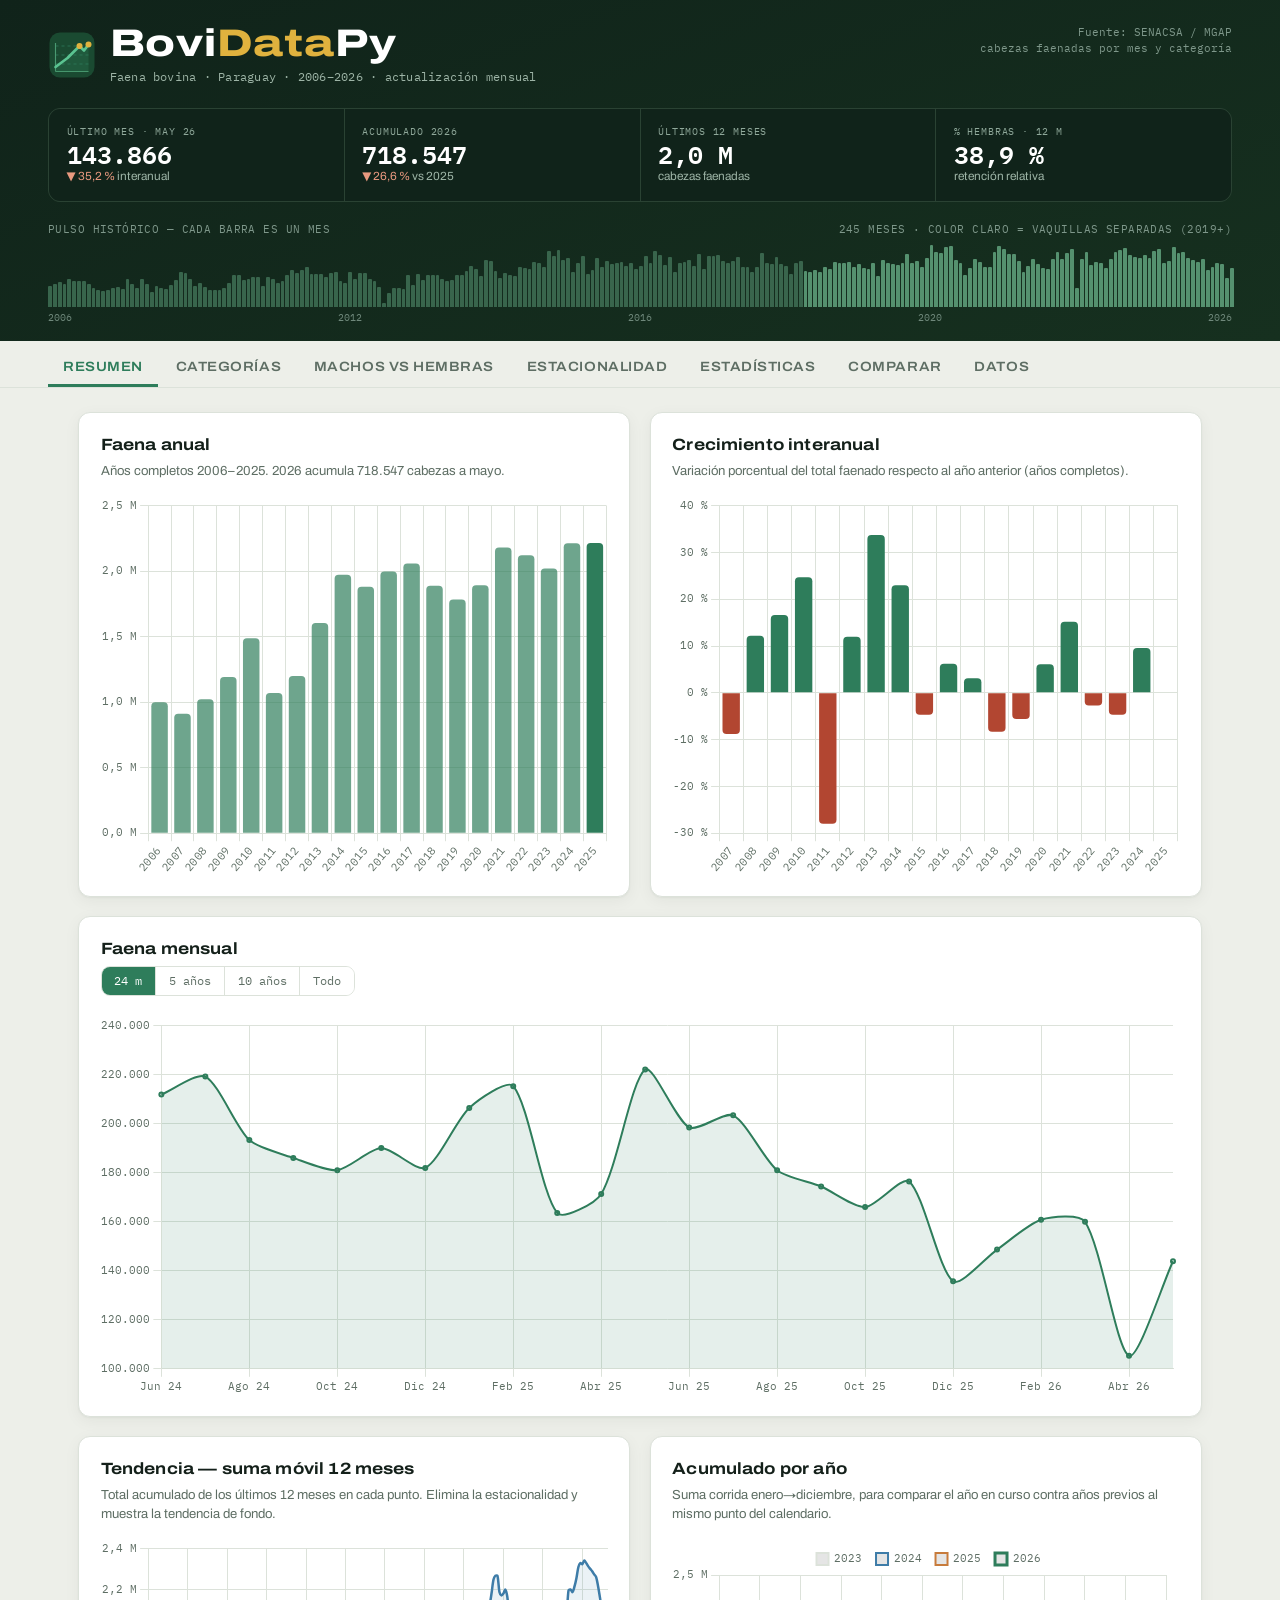
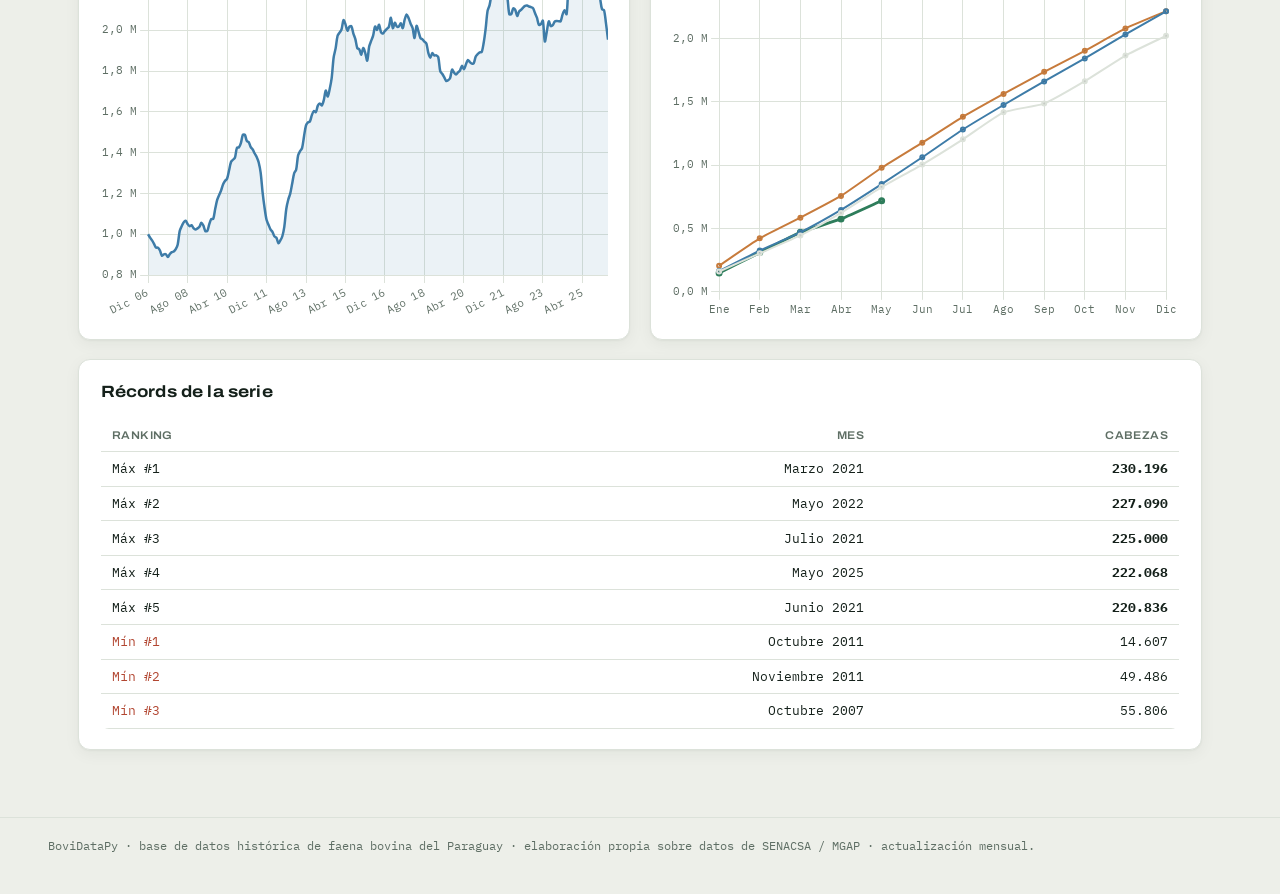
<file: bovidatapy (1)/index.html>
<!DOCTYPE html>
<html lang="es">
<head>
<meta charset="UTF-8">
<meta name="viewport" content="width=device-width, initial-scale=1.0">
<title>BoviDataPy — Faena bovina Paraguay 2006–2026</title>
<meta name="description" content="Base de datos histórica y dashboard analítico de la faena bovina en Paraguay: categorías, estacionalidad, machos vs. hembras y comparación de años. Datos SENACSA/MGAP.">
<link rel="preconnect" href="https://fonts.googleapis.com">
<link rel="preconnect" href="https://fonts.gstatic.com" crossorigin>
<link href="https://fonts.googleapis.com/css2?family=Archivo:wght@400;500;600;700;800&family=IBM+Plex+Mono:wght@400;500;600&display=swap" rel="stylesheet">
<link rel="stylesheet" href="styles.css">
<link rel="icon" href="data:image/svg+xml,<svg xmlns='http://www.w3.org/2000/svg' viewBox='0 0 32 32'><rect x='1' y='1' width='30' height='30' rx='7' fill='%231a4a31'/><line x1='5' y1='22' x2='27' y2='22' stroke='%232E7D5B' stroke-width='0.5' stroke-dasharray='2,2'/><line x1='5' y1='16' x2='27' y2='16' stroke='%232E7D5B' stroke-width='0.5' stroke-dasharray='2,2'/><line x1='5' y1='10' x2='27' y2='10' stroke='%232E7D5B' stroke-width='0.5' stroke-dasharray='2,2'/><line x1='5' y1='8' x2='5' y2='27' stroke='%234a9a71' stroke-width='0.75'/><line x1='5' y1='27' x2='27' y2='27' stroke='%234a9a71' stroke-width='0.75'/><path d='M5,24 L9,21 L13,18 L17,14 L21,10 L24,13 L27,9 L27,27 L5,27 Z' fill='%232E7D5B' opacity='0.3'/><path d='M5,24 L9,21 L13,18 L17,14 L21,10 L24,13 L27,9' fill='none' stroke='%235ac491' stroke-width='1.8' stroke-linecap='round' stroke-linejoin='round'/><circle cx='21' cy='10' r='2' fill='%23E0B23E'/><circle cx='27' cy='9' r='2' fill='%23E0B23E'/></svg>">
</head>
<body>

<!-- ===================== HERO ===================== -->
<header class="hero">
  <div class="hero-top">
    <div class="brand">
      <svg class="brand-mark" viewBox="0 0 32 32" aria-hidden="true">
        <!-- Hintergrund -->
        <rect x="1" y="1" width="30" height="30" rx="7" fill="#1a4a31"/>
        <!-- Gitterlinien -->
        <line x1="5" y1="22" x2="27" y2="22" stroke="#2E7D5B" stroke-width="0.5" stroke-dasharray="2,2"/>
        <line x1="5" y1="16" x2="27" y2="16" stroke="#2E7D5B" stroke-width="0.5" stroke-dasharray="2,2"/>
        <line x1="5" y1="10" x2="27" y2="10" stroke="#2E7D5B" stroke-width="0.5" stroke-dasharray="2,2"/>
        <!-- Achsen -->
        <line x1="5" y1="8" x2="5" y2="27" stroke="#4a9a71" stroke-width="0.75"/>
        <line x1="5" y1="27" x2="27" y2="27" stroke="#4a9a71" stroke-width="0.75"/>
        <!-- Fläche -->
        <path d="M5,24 L9,21 L13,18 L17,14 L21,10 L24,13 L27,9 L27,27 L5,27 Z" fill="#2E7D5B" opacity="0.3"/>
        <!-- Linie -->
        <path d="M5,24 L9,21 L13,18 L17,14 L21,10 L24,13 L27,9" fill="none" stroke="#5ac491" stroke-width="1.8" stroke-linecap="round" stroke-linejoin="round"/>
        <!-- Highlights: Hochs -->
        <circle cx="21" cy="10" r="2" fill="#E0B23E"/>
        <circle cx="27" cy="9"  r="2" fill="#E0B23E"/>
      </svg>
      <div>
        <h1>Bovi<b>Data</b>Py</h1>
        <p class="brand-sub">Faena bovina · Paraguay · <span id="brandRange"></span> · actualización mensual</p>
      </div>
    </div>
    <p class="hero-src">Fuente: SENACSA / MGAP<br>cabezas faenadas por mes y categoría</p>
  </div>

  <div class="hero-kpis" id="heroKpis"></div>

  <div class="ribbon-head">
    <span>Pulso histórico — cada barra es un mes</span>
    <span id="ribbonHint"></span>
  </div>
  <div class="pulse" id="pulse"></div>
  <div class="pulse-axis" id="pulseAxis"></div>
</header>
<div class="pulse-tip" id="pulseTip" hidden></div>

<!-- ===================== TABS ===================== -->
<nav class="tabs" role="tablist">
  <button class="tab active" data-tab="resumen" role="tab">Resumen</button>
  <button class="tab" data-tab="categorias" role="tab">Categorías</button>
  <button class="tab" data-tab="sexo" role="tab">Machos vs Hembras</button>
  <button class="tab" data-tab="estacion" role="tab">Estacionalidad</button>
  <button class="tab" data-tab="stats" role="tab">Estadísticas</button>
  <button class="tab" data-tab="comparar" role="tab">Comparar</button>
  <button class="tab" data-tab="datos" role="tab">Datos</button>
</nav>

<main>

<!-- ===== RESUMEN ===== -->
<section class="panel active" id="panel-resumen">
  <div class="grid2">
    <div class="card">
      <div class="card-head"><h2>Faena anual</h2>
        <p class="card-note" id="annualNote"></p></div>
      <div class="chart-wrap tall"><canvas id="chAnnual"></canvas></div>
    </div>
    <div class="card">
      <div class="card-head"><h2>Crecimiento interanual</h2>
        <p class="card-note">Variación porcentual del total faenado respecto al año anterior (años completos).</p></div>
      <div class="chart-wrap tall"><canvas id="chGrowth"></canvas></div>
    </div>
  </div>

  <div class="card">
    <div class="card-head"><h2>Faena mensual</h2>
      <div class="seg" id="segMonthly">
        <button data-m="24" class="on">24 m</button>
        <button data-m="60">5 años</button>
        <button data-m="120">10 años</button>
        <button data-m="0">Todo</button>
      </div></div>
    <div class="chart-wrap tall"><canvas id="chMonthly"></canvas></div>
  </div>

  <div class="grid2">
    <div class="card">
      <div class="card-head"><h2>Tendencia — suma móvil 12 meses</h2>
        <p class="card-note">Total acumulado de los últimos 12 meses en cada punto. Elimina la estacionalidad y muestra la tendencia de fondo.</p></div>
      <div class="chart-wrap tall"><canvas id="chRolling"></canvas></div>
    </div>
    <div class="card">
      <div class="card-head"><h2>Acumulado por año</h2>
        <p class="card-note">Suma corrida enero→diciembre, para comparar el año en curso contra años previos al mismo punto del calendario.</p></div>
      <div class="chart-wrap tall"><canvas id="chCumulative"></canvas></div>
    </div>
  </div>

  <div class="card">
    <div class="card-head"><h2>Récords de la serie</h2></div>
    <div class="table-scroll"><table class="data-table" id="tblRecords"></table></div>
  </div>
</section>

<!-- ===== CATEGORÍAS ===== -->
<section class="panel" id="panel-categorias">
  <div class="notice"><strong>Quiebre metodológico — enero 2019.</strong> Hasta diciembre 2018 SENACSA reportaba vacas y vaquillas como una sola categoría («Vacas»). Desde enero 2019 se publican por separado, por lo que las series por categoría son plenamente comparables recién desde 2019.</div>

  <div class="card">
    <div class="card-head"><h2>Composición de la faena</h2>
      <div class="seg" id="segCatRange">
        <button data-from="2019-01" class="on">Desde 2019</button>
        <button data-from="all">Serie completa</button>
      </div></div>
    <div class="chart-wrap tall"><canvas id="chCatStack"></canvas></div>
  </div>

  <div class="grid2">
    <div class="card">
      <div class="card-head"><h2>Participación por categoría (%)</h2>
        <p class="card-note">Peso anual de cada categoría sobre el total faenado.</p></div>
      <div class="chart-wrap tall"><canvas id="chCatShare"></canvas></div>
    </div>
    <div class="card">
      <div class="card-head"><h2>Índice de evolución (base 2019 = 100)</h2>
        <p class="card-note">Crecimiento relativo de cada categoría desde 2019. Muestra qué categoría empuja la faena.</p></div>
      <div class="chart-wrap tall"><canvas id="chCatIndex"></canvas></div>
    </div>
  </div>

  <div class="card">
    <div class="card-head"><h2>Categorías por año</h2>
      <p class="card-note">Totales anuales en cabezas. El año en curso (*) se muestra como acumulado parcial.</p></div>
    <div class="table-scroll"><table class="data-table" id="tblCatAnnual"></table></div>
  </div>
</section>

<!-- ===== MACHOS VS HEMBRAS ===== -->
<section class="panel" id="panel-sexo">
  <p class="intro">Machos = novillos + toros. Hembras = vacas + vaquillas. Como antes de 2019 las vaquillas ya estaban dentro de «Vacas», esta serie es <strong>consistente en todo el período 2006–2026</strong>. La participación de hembras es el indicador clásico del ciclo ganadero: cuando sube hay liquidación de rodeo, cuando baja hay retención de vientres.</p>

  <div class="kpi-grid" id="kpiSexo"></div>

  <div class="card">
    <div class="card-head"><h2>Participación de hembras en la faena</h2>
      <p class="card-note">Media móvil de 12 meses. La línea punteada marca el 45 %, umbral usual de liquidación de rodeo.</p></div>
    <div class="chart-wrap tall"><canvas id="chHembrasPct"></canvas></div>
  </div>

  <div class="grid2">
    <div class="card">
      <div class="card-head"><h2>Machos y hembras por año</h2></div>
      <div class="chart-wrap tall"><canvas id="chSexoAnnual"></canvas></div>
    </div>
    <div class="card">
      <div class="card-head"><h2>Vaquillas dentro de las hembras</h2>
        <p class="card-note">Disponible desde 2019. El peso creciente de vaquillas indica mayor faena de hembras jóvenes.</p></div>
      <div class="chart-wrap tall"><canvas id="chVaqShare"></canvas></div>
    </div>
  </div>
</section>

<!-- ===== ESTACIONALIDAD ===== -->
<section class="panel" id="panel-estacion">
  <div class="card">
    <div class="card-head"><h2>Índice estacional</h2>
      <div class="seg" id="segSeason">
        <button data-from="2019" class="on">2019 – hoy</button>
        <button data-from="2006">Serie completa</button>
      </div>
      <p class="card-note">Promedio del índice mensual (100 = promedio del año). Sobre 100 = meses de faena alta. El pico se da en mayo–julio; el valle en el primer trimestre y septiembre.</p></div>
    <div class="chart-wrap tall"><canvas id="chSeason"></canvas></div>
  </div>

  <div class="grid2">
    <div class="card">
      <div class="card-head"><h2>Dispersión mensual</h2>
        <p class="card-note">Rango (mín–máx) y promedio de cada mes calendario desde 2019. La banda muestra cuánto varía cada mes entre años.</p></div>
      <div class="chart-wrap tall"><canvas id="chSeasonBand"></canvas></div>
    </div>
    <div class="card">
      <div class="card-head"><h2>Comparación de años</h2>
        <p class="card-note">Faena mensual de los últimos años, superpuesta por mes calendario.</p></div>
      <div class="chart-wrap tall"><canvas id="chYoY"></canvas></div>
    </div>
  </div>

  <div class="grid2">
    <div class="card">
      <div class="card-head"><h2>Probabilidades por mes</h2>
        <p class="card-note">Frecuencia histórica (años completos desde 2019): probabilidad de que el mes supere el promedio del año y de que suba respecto al mes anterior.</p></div>
      <div class="chart-wrap tall"><canvas id="chProb"></canvas></div>
    </div>
    <div class="card">
      <div class="card-head"><h2>Estadística por mes calendario</h2>
        <p class="card-note">Desde 2019, años completos. CV = coeficiente de variación (desvío / promedio): qué tan predecible es cada mes.</p></div>
      <div class="table-scroll"><table class="data-table" id="tblMonthStats"></table></div>
    </div>
  </div>

  <div class="card">
    <div class="card-head"><h2>Mapa de calor mensual</h2>
      <p class="card-note">Cabezas faenadas por mes y año. El color escala del mínimo al máximo de toda la serie.</p></div>
    <div class="table-scroll"><table class="heatmap" id="tblHeat"></table></div>
  </div>
</section>

<!-- ===== ESTADÍSTICAS ===== -->
<section class="panel" id="panel-stats">
  <div class="kpi-grid" id="kpiStats"></div>

  <div class="card">
    <div class="card-head"><h2>Lecturas automáticas</h2>
      <p class="card-note">Insights calculados directamente de la serie. Se actualizan solos con cada nuevo mes de datos.</p></div>
    <ul class="insights" id="insightsList"></ul>
  </div>

  <div class="card">
    <div class="card-head"><h2>Proyección <span id="projYearLbl"></span></h2>
      <p class="card-note" id="projNote"></p></div>
    <div class="chart-wrap tall"><canvas id="chProjection"></canvas></div>
  </div>

  <div class="grid2">
    <div class="card">
      <div class="card-head"><h2>Crecimiento por período (CAGR)</h2>
        <p class="card-note">Tasa de crecimiento anual compuesta del total faenado, por ventana de tiempo.</p></div>
      <div class="chart-wrap tall"><canvas id="chCagr"></canvas></div>
    </div>
    <div class="card">
      <div class="card-head"><h2>Distribución de la variación interanual</h2>
        <p class="card-note">Histograma de las variaciones % mensuales contra el mismo mes del año anterior (toda la serie).</p></div>
      <div class="chart-wrap tall"><canvas id="chYoYDist"></canvas></div>
    </div>
  </div>

  <div class="card">
    <div class="card-head"><h2>Meses atípicos</h2>
      <p class="card-note">Detección automática: meses cuyo desvío contra la tendencia desestacionalizada supera 2 desvíos estándar (|z| ≥ 2). Sirve para identificar shocks — sanitarios, climáticos o de mercado.</p></div>
    <div class="table-scroll"><table class="data-table" id="tblAnomalies"></table></div>
  </div>
</section>

<!-- ===== COMPARAR ===== -->
<section class="panel" id="panel-comparar">
  <p class="intro">Elegí dos años para compararlos mes a mes y por categoría. Útil para medir el desempeño del año en curso o ver el efecto de un año atípico.</p>
  <div class="card">
    <div class="controls">
      <div class="vs">
        <select id="cmpA"></select>
        <button class="swap" id="cmpSwap" title="Intercambiar">⇄</button>
        <select id="cmpB"></select>
      </div>
      <span class="card-note" id="cmpMode"></span>
    </div>
    <div class="kpi-grid" id="cmpKpis"></div>
    <div class="chart-wrap tall"><canvas id="chCompare"></canvas></div>
  </div>
  <div class="card">
    <div class="card-head"><h2>Detalle por categoría</h2>
      <p class="card-note" id="cmpTblNote"></p></div>
    <div class="table-scroll"><table class="data-table" id="tblCompare"></table></div>
  </div>
</section>

<!-- ===== DATOS ===== -->
<section class="panel" id="panel-datos">
  <div class="card">
    <div class="card-head"><h2>Serie completa</h2>
      <div class="controls">
        <label for="selYear">Año</label>
        <select id="selYear"></select>
        <button class="btn" id="btnCSV">Descargar CSV</button>
      </div>
      <p class="card-note">«—» en vaquillas antes de 2019 = estaban incluidas en vacas. Para actualizar la base: agregar el nuevo mes al final de <code>data.js</code> y publicar (ver README).</p></div>
    <div class="table-scroll"><table class="data-table" id="tblData"></table></div>
  </div>
</section>

</main>

<footer>
  <p>BoviDataPy · base de datos histórica de faena bovina del Paraguay · elaboración propia sobre datos de SENACSA / MGAP · actualización mensual.</p>
</footer>

<script src="chartjs.umd.js"></script>
<script src="data.js"></script>
<script src="app.js"></script>
</body>
</html>
</file>
<file: bovidatapy (1)/styles.css>
/* ===== BoviDataPy — design tokens ===== */
:root{
  --bg:#EDEFE9;            /* paper frío salvia */
  --surface:#FFFFFF;
  --hero:#10231A;          /* verde bosque casi negro */
  --hero-2:#16301F;
  --ink:#14201A;
  --soft:#5E6E64;
  --faint:#8A968D;
  --line:#DCE2DA;
  --line-hero:#2A4233;
  --pine:#2E7D5B;          /* novillos / primario */
  --steel:#3E7CA8;         /* toros */
  --clay:#C77B3C;          /* vacas */
  --wheat:#E0B23E;         /* vaquillas */
  --alert:#B24631;
  --pine-d:#23624690;
  --r:12px;
  --fd:"Archivo",system-ui,sans-serif;
  --fm:"IBM Plex Mono",ui-monospace,monospace;
  --sh:0 1px 2px rgba(16,35,26,.04),0 4px 16px rgba(16,35,26,.05);
}
*{box-sizing:border-box;margin:0;padding:0}
html{font-size:16px;-webkit-text-size-adjust:100%}
body{background:var(--bg);color:var(--ink);font-family:var(--fd);line-height:1.5}

/* ===================== HERO ===================== */
.hero{
  background:linear-gradient(160deg,var(--hero) 0%,var(--hero-2) 100%);
  color:#EAF1EC;padding:1.5rem clamp(1rem,4vw,3rem) 0;
  position:relative;overflow:hidden;
}
.hero-top{display:flex;align-items:flex-start;justify-content:space-between;gap:1.5rem;flex-wrap:wrap}
.brand{display:flex;align-items:center;gap:.85rem}
.brand-mark{width:48px;height:48px;flex:none;color:var(--wheat)}
.brand h1{
  font-stretch:125%;font-weight:800;font-size:clamp(1.7rem,3.2vw,2.4rem);
  letter-spacing:.02em;line-height:1;color:#fff;
}
.brand h1 b{color:var(--wheat);font-weight:800}
.brand-sub{font-family:var(--fm);font-size:.74rem;color:#9DB4A6;margin-top:.35rem;letter-spacing:.02em}
.hero-src{font-family:var(--fm);font-size:.7rem;color:#7E978A;text-align:right;max-width:17rem;line-height:1.45}

/* KPIs en el hero */
.hero-kpis{
  display:grid;grid-template-columns:repeat(auto-fit,minmax(170px,1fr));
  gap:1px;background:var(--line-hero);border:1px solid var(--line-hero);
  border-radius:var(--r);overflow:hidden;margin:1.4rem 0 1.3rem;
}
.hkpi{background:var(--hero);padding:.9rem 1.1rem}
.hkpi .lbl{font-family:var(--fm);font-size:.64rem;text-transform:uppercase;letter-spacing:.08em;color:#8FA89A}
.hkpi .val{font-family:var(--fm);font-weight:600;font-size:1.55rem;font-variant-numeric:tabular-nums;color:#fff;margin:.2rem 0 .1rem;line-height:1}
.hkpi .sub{font-size:.74rem;color:#9DB4A6}
.hkpi .up{color:#7FD3A4} .hkpi .down{color:#E8997F}

/* firma: ribbon de pulso */
.ribbon-head{display:flex;justify-content:space-between;align-items:baseline;font-family:var(--fm);font-size:.66rem;color:#7E978A;letter-spacing:.04em;text-transform:uppercase}
.pulse{display:flex;align-items:flex-end;gap:1px;height:62px;margin:.4rem 0 0;cursor:crosshair}
.pulse span{flex:1 1 auto;min-width:1px;background:#3D6B52;opacity:.9;border-radius:1px 1px 0 0;transition:background .12s,opacity .12s}
.pulse span.era2{background:#5C9C78}
.pulse span:hover{background:var(--wheat);opacity:1}
.pulse-axis{display:flex;justify-content:space-between;font-family:var(--fm);font-size:.6rem;color:#6F887B;padding:.25rem 0 1rem}
.pulse-tip{position:fixed;z-index:60;pointer-events:none;background:#fff;color:var(--ink);font-family:var(--fm);font-size:.72rem;padding:.35rem .6rem;border-radius:6px;box-shadow:var(--sh);white-space:nowrap}

/* ===================== TABS ===================== */
.tabs{position:sticky;top:0;z-index:20;display:flex;gap:.15rem;overflow-x:auto;
  background:rgba(237,239,233,.92);backdrop-filter:blur(8px);
  padding:.55rem clamp(1rem,4vw,3rem) 0;border-bottom:1px solid var(--line);scrollbar-width:none}
.tabs::-webkit-scrollbar{display:none}
.tab{font-family:var(--fd);font-stretch:110%;font-weight:600;font-size:.84rem;
  text-transform:uppercase;letter-spacing:.04em;background:none;border:none;color:var(--soft);
  cursor:pointer;padding:.6rem .95rem;border-bottom:3px solid transparent;white-space:nowrap}
.tab:hover{color:var(--ink)}
.tab.active{color:var(--pine);border-bottom-color:var(--pine)}
.tab:focus-visible,.btn:focus-visible,.seg button:focus-visible,select:focus-visible{outline:2px solid var(--steel);outline-offset:2px}

/* ===================== LAYOUT ===================== */
main{padding:1.5rem clamp(1rem,4vw,3rem) 3rem;max-width:1220px;margin:0 auto}
.panel{display:none;animation:fade .25s ease}
.panel.active{display:block}
@keyframes fade{from{opacity:0;transform:translateY(4px)}to{opacity:1;transform:none}}
.intro{max-width:64ch;color:var(--soft);font-size:.95rem;margin:.1rem 0 1.3rem}

.grid2{display:grid;grid-template-columns:repeat(auto-fit,minmax(420px,1fr));gap:1.2rem}
@media(max-width:920px){.grid2{grid-template-columns:1fr}}

.card{background:var(--surface);border:1px solid var(--line);border-radius:var(--r);
  padding:1.25rem 1.35rem;margin-bottom:1.2rem;box-shadow:var(--sh)}
.card-head{margin-bottom:.95rem}
.card-head h2{font-stretch:115%;font-weight:700;font-size:1.02rem;letter-spacing:.01em;margin-bottom:.2rem}
.card-note{font-size:.82rem;color:var(--soft);max-width:72ch}
.chart-wrap{position:relative;height:320px}
.chart-wrap.tall{height:380px}
.chart-wrap.short{height:240px}
@media(max-width:640px){.chart-wrap,.chart-wrap.tall{height:270px}}

.notice{border-left:3px solid var(--wheat);background:#FBF5E5;padding:.8rem 1rem;
  border-radius:0 var(--r) var(--r) 0;font-size:.86rem;margin-bottom:1.2rem;max-width:78ch}

/* mini KPI dentro de paneles */
.kpi-grid{display:grid;grid-template-columns:repeat(auto-fit,minmax(180px,1fr));gap:.8rem;margin-bottom:1.2rem}
.kpi{background:var(--surface);border:1px solid var(--line);border-radius:var(--r);padding:.85rem 1rem;box-shadow:var(--sh)}
.kpi .lbl{font-family:var(--fm);font-size:.64rem;text-transform:uppercase;letter-spacing:.07em;color:var(--soft)}
.kpi .val{font-family:var(--fm);font-weight:600;font-size:1.4rem;font-variant-numeric:tabular-nums;margin:.15rem 0 .05rem;line-height:1.1}
.kpi .sub{font-size:.76rem;color:var(--soft)}
.kpi .up{color:var(--pine)} .kpi .down{color:var(--alert)}
.kpi.accent{background:linear-gradient(150deg,#F4FAF6,#fff);border-color:#CBE3D5}

/* segment control */
.seg{display:inline-flex;border:1px solid var(--line);border-radius:9px;overflow:hidden;margin:.1rem 0 .3rem}
.seg button{background:var(--surface);border:none;border-right:1px solid var(--line);
  font-family:var(--fm);font-size:.73rem;padding:.4rem .8rem;cursor:pointer;color:var(--soft)}
.seg button:last-child{border-right:none}
.seg button.on{background:var(--pine);color:#fff}

/* tablas */
.table-scroll{overflow-x:auto;border-radius:8px}
.data-table{border-collapse:collapse;width:100%;font-family:var(--fm);font-size:.8rem}
.data-table th,.data-table td{padding:.45rem .7rem;text-align:right;border-bottom:1px solid var(--line);
  font-variant-numeric:tabular-nums;white-space:nowrap}
.data-table th{font-family:var(--fd);font-stretch:108%;font-weight:600;font-size:.7rem;text-transform:uppercase;
  letter-spacing:.04em;color:var(--soft);position:sticky;top:0;background:var(--surface)}
.data-table th:first-child,.data-table td:first-child{text-align:left}
.data-table tr:hover td{background:#F4F8F5}
.data-table .neg{color:var(--alert)} .data-table .pos{color:var(--pine)}
.data-table tfoot td{font-weight:700;border-top:2px solid var(--ink);border-bottom:none}

.heatmap{border-collapse:separate;border-spacing:2px;font-family:var(--fm);font-size:.72rem;width:100%}
.heatmap th{font-family:var(--fd);font-size:.66rem;text-transform:uppercase;color:var(--soft);padding:.2rem .3rem;font-weight:600}
.heatmap td{padding:.32rem .4rem;text-align:right;font-variant-numeric:tabular-nums;white-space:nowrap;border-radius:4px;color:#fff}
.heatmap td.yr{color:var(--ink);font-weight:700;background:none!important}

.controls{display:flex;gap:.6rem;align-items:center;margin:.2rem 0 .5rem;flex-wrap:wrap}
.controls label{font-family:var(--fm);font-size:.72rem;color:var(--soft)}
select{font-family:var(--fm);font-size:.8rem;padding:.42rem .6rem;border:1px solid var(--line);
  border-radius:8px;background:var(--surface);color:var(--ink);cursor:pointer}
.btn{font-family:var(--fm);font-size:.77rem;padding:.46rem .9rem;cursor:pointer;border:1px solid var(--pine);
  border-radius:8px;background:var(--pine);color:#fff}
.btn:hover{background:#256849}
.btn.ghost{background:transparent;color:var(--pine)}
.btn.ghost:hover{background:#EDF5F0}
code{font-family:var(--fm);font-size:.85em;background:#EAF0EB;padding:.1em .35em;border-radius:4px}

.vs{display:flex;align-items:center;gap:.5rem;font-family:var(--fm);font-weight:600;color:var(--soft)}
.vs .swap{cursor:pointer;border:1px solid var(--line);background:#fff;border-radius:8px;padding:.35rem .55rem;color:var(--pine)}

footer{border-top:1px solid var(--line);padding:1.2rem clamp(1rem,4vw,3rem) 2.4rem;
  font-family:var(--fm);font-size:.72rem;color:var(--soft);line-height:1.6}

@media(prefers-reduced-motion:reduce){*{transition:none!important;animation:none!important}}
@media(max-width:720px){.hero-top{flex-direction:column}.hero-src{text-align:left}}

/* ===== insights (Estadísticas) ===== */
.insights{list-style:none;display:grid;gap:.55rem}
.insights li{
  position:relative;padding:.55rem .8rem .55rem 2rem;
  background:#F6F8F4;border:1px solid var(--line);border-radius:8px;
  font-size:.9rem;line-height:1.45;
}
.insights li::before{
  content:"";position:absolute;left:.8rem;top:.95rem;
  width:.55rem;height:.55rem;border-radius:50%;background:var(--pine, #2E7D5B);
}
.insights li.warn::before{background:var(--alert, #B24631)}
.insights li b{font-variant-numeric:tabular-nums}
</file>
